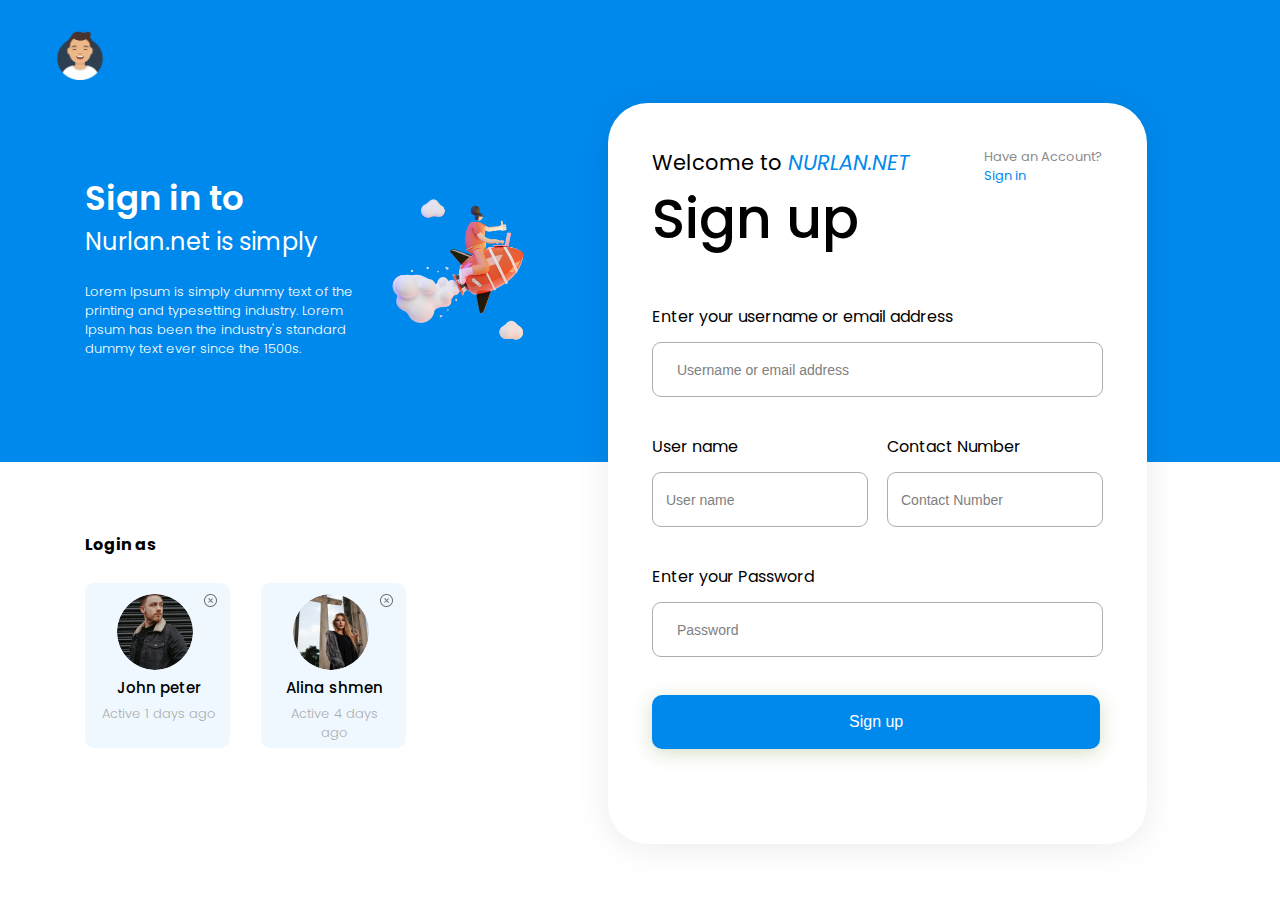
<file: sign-up.html>
<!DOCTYPE html>
<html lang="en">

<head>
  <meta charset="UTF-8">
  <meta name="viewport" content="width=device-width, initial-scale=1.0">
  <meta http-equiv="X-UA-Compatible" content="ie=edge">
  <title>Form Validation</title>
  <link rel="icon" href="images/logo.png" type="image/x-icon">
  <link rel="stylesheet" href="https://cdnjs.cloudflare.com/ajax/libs/animate.css/4.1.1/animate.min.css">
  <link rel="preconnect" href="https://fonts.googleapis.com">
  <link rel="preconnect" href="https://fonts.gstatic.com" crossorigin>
  <link href="https://fonts.googleapis.com/css2?family=Poppins:wght@300;400;500;600;700&display=swap" rel="stylesheet">
  <link rel="stylesheet" href="css/reset.css">
  <link rel="stylesheet" href="css/slick.css">
  <link rel="stylesheet" href="css/jquery.fancybox.css">
  <link rel="stylesheet" href="css/style.css">
</head>

<body>
  <header class="header">
    <div class="container">
      <img class="header__logo" src="images/logo.png" alt="Logo">
    </div>
  </header>

  <section class="section">
    <div class="container">
      <div class="main">

        <div class="information">
          <div class="information-top">
            <div class="information-top__content">
              <h1 class="information-top__content-title">
                Sign in to
              </h1>
              <h2 class="information-top__content-subtitle">
                Nurlan.net is simply
              </h2>
              <p class="information-top__content-text">
                Lorem Ipsum is simply dummy text of the printing and typesetting industry. Lorem Ipsum has been the
                industry's standard dummy text ever since the 1500s.
              </p>
            </div>
            <div class="information-top__img">
              <img class="information-top__img-img" src="images/fly.png" alt="fly">
            </div>
          </div>
          <div class="information-loginas">
            <h3 class="information-loginas__title">Login as</h3>
            <div class="information-loginas__items">
              <div class="information-loginas__item">
                <img class="information-loginas__item-img" src="images/delete.png" alt="delete">
                <img class="information-loginas__item-logo" src="images/John.png" alt="Logo-Loginas">
                <p class="information-loginas__item-name">John peter</p>
                <p class="information-loginas__item-active">Active 1 days ago</p>
              </div>
              <div class="information-loginas__item">
                <img class="information-loginas__item-img" src="images/delete.png" alt="delete">
                <img class="information-loginas__item-logo" src="images/Alina.png" alt="Logo-Loginas">
                <p class="information-loginas__item-name">Alina shmen</p>
                <p class="information-loginas__item-active">Active 4 days ago</p>
              </div>
            </div>
          </div>
        </div>

        <div class="sign-in">
          <div class="sign-in__top">
            <div class="sign-in__welcome">
              <h2 class="sign-in__welcome-title">Welcome to <i>Nurlan.net</i></h2>
              <h2 class="sign-in__welcome-signin">Sign up</h2>
            </div>
            <div class="sign-in__signup">
              <p class="sign-in__signup-text">Have an Account?</p>
              <a class="sign-in__signup-link" href="index.html">Sign in</a>
            </div>
          </div>
          <form class="signin__form" name="signin">
            <label for="username">Enter your username or email address</label>
            <input class="signin__form-input" id="username" name="username" type="text" placeholder="Username or email address">
            <div class="signin__form-items">
              <div class="signin__form-item">
                <label for="name">User name</label>
                <input class="signin__form-input" id="name" name="nameUp" type="text" placeholder="User name">
              </div>
              <div class="signin__form-item">
                <label for="tel">Contact Number</label>
                <input class="signin__form-input" id="tel" name="tel" type="tel" placeholder="Contact Number">
              </div>
            </div>
            <label for="password">Enter your Password</label>
            <input class="signin__form-input" id="password" name="password" type="password" placeholder="Password">
            <button class="signin__form-button" type="submit">Sign up</button>
          </form>
        </div>

      </div>
    </div>
  </section>

  <div class="modal hidden">
    <div class="modal__box">
      <h2 class="modal__title">Не все поля заполнены!!!</h2>
      <button class="modal__ok">Ок</button>
    </div>
  </div>


  <script src="https://ajax.googleapis.com/ajax/libs/jquery/3.4.1/jquery.min.js"></script>
  <script src="js/slick.min.js"></script>
  <script src="js/jquery.fancybox.min.js"></script>
  <script src="js/main.js"></script>
</body>

</html>
</file>
<file: css/style.css>
*,
*::before,
*::after {
    box-sizing: border-box;
}

body {
    min-height: 100vh;
    background: linear-gradient(180deg, #0089ec 50%, #fff 50%);
    font-family: "Poppins", sans-serif;
    font-style: normal;
    font-weight: 400;
    padding: 30px 118px 80px 40px;
}

a {
    color: inherit;
    text-decoration: none;
    font-weight: 400;
}

button {
    border: none;
    background-color: transparent;
    cursor: pointer;
    color: inherit;
}

.container {
    max-width: 1330px;
    margin: 0 auto;
    padding: 0 15px;
}

.header {
    margin-bottom: 20px;
}

.header__logo {
    width: 50px;
    height: 50px;
}

.main {
    display: flex;
    justify-content: space-between;
}

.information {
    width: 690px;
    padding-left: 30px;
    margin-right: 50px;
}

.information-top {
    color: #fff;
    display: flex;
    justify-content: space-between;
}

.information-top__content {
    max-width: 310px;
    margin-top: 70px;
    margin-bottom: 175px;
}

.information-top__content-title {
    font-weight: 600;
    font-size: 34px;
    line-height: 51px;
}

.information-top__content-subtitle {
    font-weight: 400;
    font-size: 24px;
    line-height: 36px;
    margin-bottom: 22px;
}

.information-top__content-text {
    font-weight: 300;
    font-size: 13px;
    line-height: 19px;
}

.information-top__img-img {
    width: 385px;
    height: 385px;
    margin-top: -60px;
}

.information-loginas__title {
    font-size: 16px;
    line-height: 24px;
    margin-bottom: 26px;
}

.information-loginas__items {
    display: flex;
}

.information-loginas__item + .information-loginas__item {
    margin-left: 31px;
}

.information-loginas__item {
    width: 145px;
    height: 165px;
    padding: 11px 13px 15px 15px;
    background: #eff8ff;
    border-radius: 9px;
}

.information-loginas__item-img {
    display: block;
    float: right;
    margin-bottom: 5px;
}

.information-loginas__item-logo {
    display: block;
    border-radius: 50%;
    width: 76px;
    height: 76px;
    margin-left: 17px;
    margin-bottom: 7px;
}
.information-loginas__item-name {
    font-weight: 500;
    font-size: 15px;
    line-height: 22px;
    margin-bottom: 5px;
    text-align: center;
}
.information-loginas__item-active {
    font-weight: 300;
    font-size: 13px;
    text-align: center;
    color: #adadad;
    line-height: 19px;
}

/* Sign in */

.sign-in {
    width: 539px;
    height: 741px;
    background: #ffffff;
    box-shadow: 0px 4px 35px rgba(0, 0, 0, 0.08);
    border-radius: 40px;
    padding: 44px 44px 79px 44px;
}

.sign-in__top {
    display: flex;
    justify-content: space-between;
    margin-bottom: 45px;
}

.sign-in__welcome-title {
    font-weight: normal;
    font-size: 21px;
    line-height: 31px;
}

.sign-in__welcome-title i {
    color: #0089ec;
    text-transform: uppercase;
}

.sign-in__welcome-signin {
    font-weight: 500;
    font-size: 55px;
    line-height: 82px;
}

.sign-in__signup {
    font-weight: normal;
    font-size: 13px;
    line-height: 19px;
    color: #8d8d8d;
}

.sign-in__signup-link {
    color: #0089ec;
    float: left;
}

.sign-in__with {
    display: flex;
    justify-content: space-between;
    align-items: center;
    margin-bottom: 52px;
}

.sign-in__with-img {
    width: 60px;
    height: 55px;
    background: #f0f0f0;
    border-radius: 9px;
    display: flex;
    align-items: center;
    justify-content: center;
}

.sign-in__with-img + .sign-in__with-img {
    margin-left: 13px;
}

.google {
    display: flex;
    align-items: center;
    height: 55px;
    background: #e9f1ff;
    border-radius: 9px;
    text-align: center;
    padding: 15px 68px 15px 32px;
    margin-right: 20px;
}

.sign-in__with-google {
    margin-right: 19px;
}

.sign-in__with-img-text {
    font-weight: normal;
    font-size: 16px;
    line-height: 24px;
    color: #4285f4;
}

/* form sign-in*/

.signin__form label {
    font-weight: normal;
    font-size: 16px;
    line-height: 24px;
    display: block;
    margin-bottom: 13px;
}

.signin__form-input {
    display: block;
    padding: 19px 24px;
    font-weight: 400;
    font-size: 14px;
    line-height: 21px;
    border: 1px solid #adadad;
    border-radius: 9px;
    width: 100%;
    height: 55px;
    margin-bottom: 38px;
    outline: none;
}

.signin__form-input:focus {
    border: 1px solid #4285f4;
}

.signin__form-input:nth-last-child(3) {
    margin-bottom: 12px;
}

.signin__form-input::placeholder {
    font-weight: 300;
    font-size: 14px;
    line-height: 21px;
    color: #808080;
}

.signin__form-forgot {
    display: block;
}

.signin__form-forgot {
    float: right;
    font-weight: normal;
    font-size: 13px;
    line-height: 19px;
    color: #4285f4;
    margin-bottom: 44px;
}

.signin__form-button {
    background: #0089ed;
    box-shadow: 0px 4px 19px rgba(119, 147, 65, 0.3);
    border-radius: 10px;
    padding: 15px 197px;
    font-weight: 500;
    font-size: 16px;
    line-height: 24px;
    color: #ffffff;
}

/* Form sign-up */

.signin__form-items {
    display: flex;
    justify-content: space-between;
}

.signin__form-item .signin__form label {
    margin-bottom: 5px;
}

.signin__form-item + .signin__form-item {
    margin-left: 19px;
}

.signin__form-item .signin__form-input {
    width: 216px;
    padding: 20px 13px;
}

/* Media */

@media (max-width: 1430px) {
    .information-top__img-img {
        width: 300px;
        height: 300px;
        margin-top: -8px;
    }
}

@media (max-width: 1340px) {
    .information-top__img-img {
        width: 250px;
        height: 250px;
        margin-top: 30px;
    }
}

@media (max-width: 1289px) {
    .information-top__img-img {
        width: 200px;
        height: 200px;
        margin-top: 58px;
    }
}

@media (max-width: 1240px) {
    .information-top__img {
        display: none;
    }
}

@media (max-width: 997px) {
    .main {
        display: flex;
        align-items: center;
        flex-direction: column-reverse;
    }
    .information-top {
        color: #000;
    }
    .information-top__img {
        display: block;
    }
    .information-top__img-img {
        width: 300px;
        height: 300px;
        margin-top: -8px;
    }
    body {
        padding: 10px;
    }
}

@media (max-width: 765px) {
    .information-top__img {
        display: none;
    }
    .information {
        display: flex;
        flex-direction: column;
        align-items: center;
    }
}

@media (max-width: 562px) {
    .information{
        padding-left: 70px;
    }
    .sign-in {
        width: 326px;
        padding: 44px 27px 79px 27px;
    }
    .sign-in__welcome-title {
        font-weight: normal;
        font-size: 16px;
        line-height: 24px;
    }
    .sign-in__welcome-signin {
        font-size: 40px;
        line-height: 60px;
    }
    .sign-in__to {
        margin-bottom: 60px;
    }
    .google {
        padding: 19px 17px 19px 17px;
    }
    .sign-in__with-img-text {
        font-size: 12px;
        line-height: 18px;
    }
    .sign-in__with-google {
        margin-right: 12px;
        width: 18px;
        height: 19px;
    }
    .sign-in__with-facebook {
        width: 18px;
        height: 18px;
    }
    .sign-in__with-apple {
        width: 18px;
        height: 18px;
    }
    .sign-in__with-img {
        width: 36px;
    }
    .sign-in__with-img + .sign-in__with-img {
        margin-left: 7px;
    }
    .sign-in__with-img-text {
        font-size: 12px;
        line-height: 18px;
        min-width: 120px;
    }
    .signin__form label {
        font-size: 14px;
        line-height: 21px;
    }
    .signin__form-input {
        font-weight: 300;
        font-size: 13px;
        line-height: 19px;
        padding-left: 15px;
    }
    .signin__form-input::placeholder {
        font-size: 13px;
        line-height: 19px;
    }
    .signin__form-forgot {
        margin-bottom: 47px;
    }
    .signin__form-button {
        padding: 15px 103px;
    }
    .signin__form-item + .signin__form-item {
        margin-left: 11px;
    }
    
    .signin__form-item .signin__form-input {
        width: 130px;
        padding: 20px 7px;
    }
}

/* Modal */

.hidden {
    display: none;
}

.modal {
    z-index: 11;
    position: fixed;
    top: 50%;
    left: 50%;
    transform: translate(-50%, -50%);
    width: 70%;
    background: #fafafa;
    box-shadow: 0 5px 25px 0px rgba(0, 0, 0, 20%);
    border-radius: 10px;
    padding: 15px;
    color: red;
}
.modal__title {
    text-align: center;
    font-size: 24px;
    font-weight: 600;
    margin-bottom: 20px;
}
.modal__ok{
    width: 100%;
    padding: .8em 1em calc(.8em + 3px);
    border-radius: 3px;
    background: rgb(64,199,129);
    color: #fff;
    border: none;
}

.blur {
    -webkit-filter: blur(5px);
    -moz-filter: blur(5px);
    -o-filter: blur(5px);
    -ms-filter: blur(5px);
    filter: blur(5px);
}
</file>
